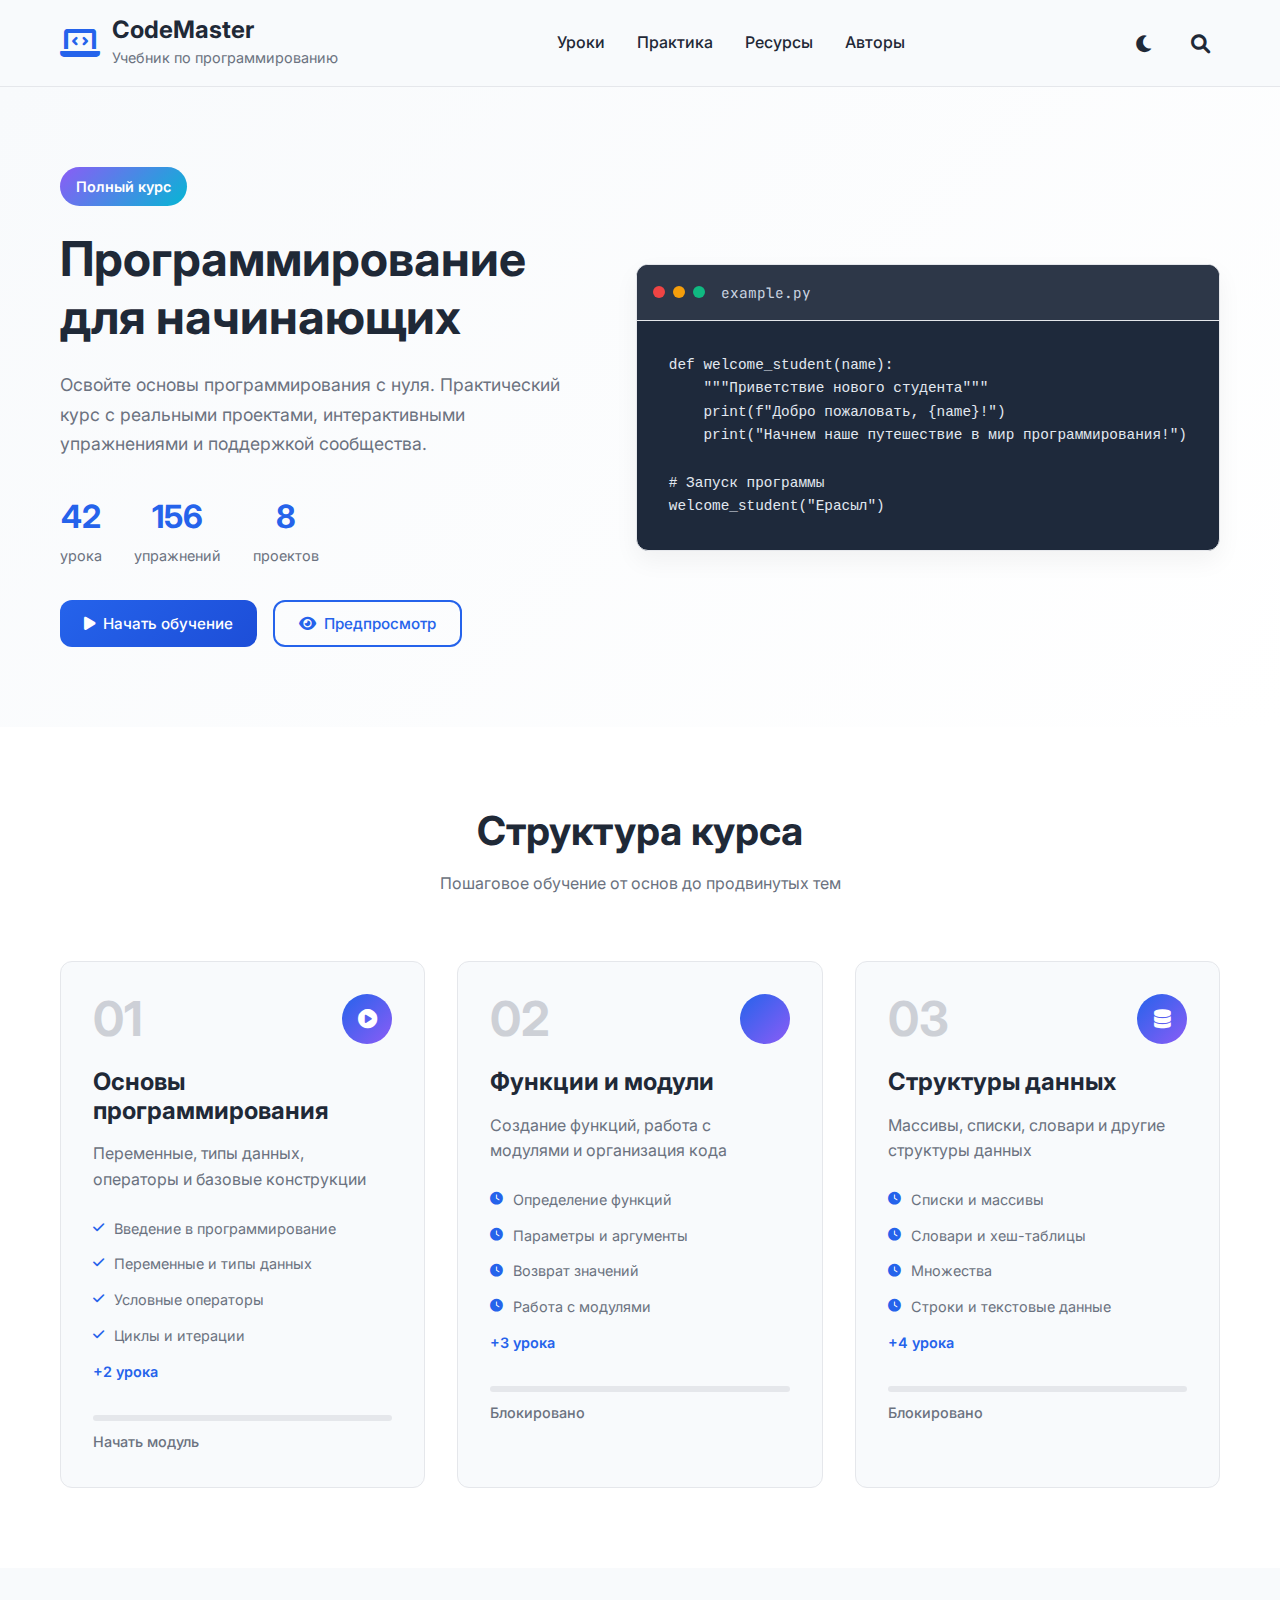
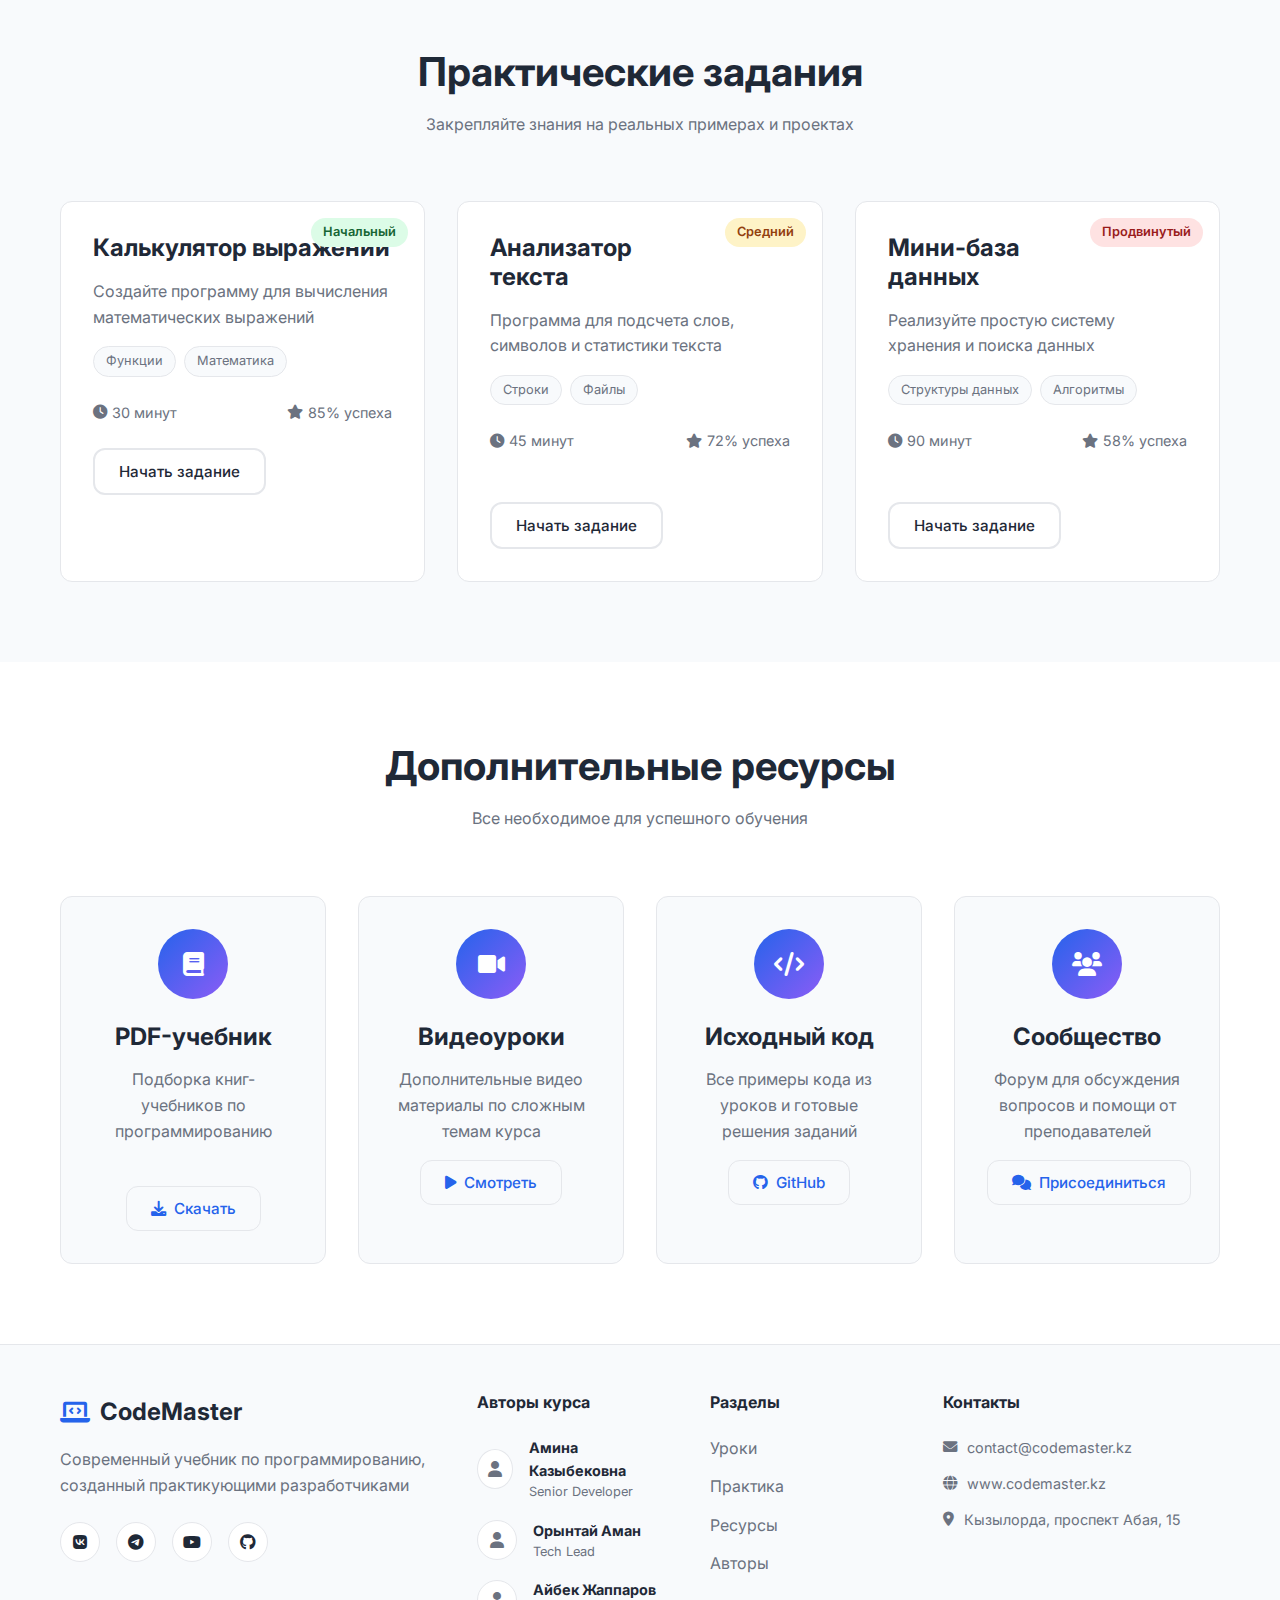
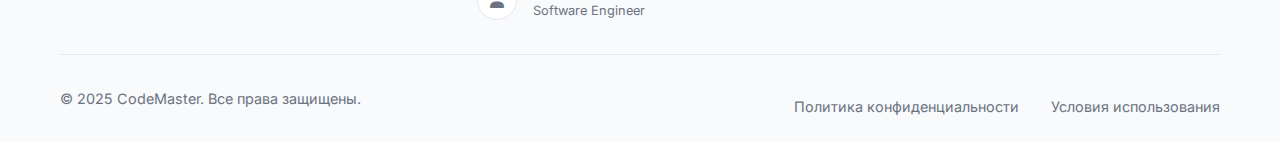
<file: index.html>
<!DOCTYPE html>
<html lang="ru">
<head>
  <meta charset="UTF-8">
  <meta name="viewport" content="width=device-width, initial-scale=1.0">
  <title>Программирование для начинающих | Полный курс</title>
  <link rel="stylesheet" href="institute.css">
  <link href="https://fonts.googleapis.com/css2?family=Inter:wght@300;400;500;600;700&family=JetBrains+Mono:wght@400;500&display=swap" rel="stylesheet">
  <link rel="stylesheet" href="https://cdnjs.cloudflare.com/ajax/libs/font-awesome/6.0.0/css/all.min.css">
  <style>
    /* Стили для модальных окон */
    .modal {
      display: none;
      position: fixed;
      z-index: 1000;
      left: 0;
      top: 0;
      width: 100%;
      height: 100%;
      background-color: rgba(0, 0, 0, 0.5);
      backdrop-filter: blur(5px);
    }

    .modal-content {
      background-color: white;
      margin: 5% auto;
      padding: 0;
      border-radius: 12px;
      width: 90%;
      max-width: 500px;
      box-shadow: 0 10px 30px rgba(0, 0, 0, 0.2);
      animation: modalSlideIn 0.3s ease-out;
    }

    @keyframes modalSlideIn {
      from {
        opacity: 0;
        transform: translateY(-50px);
      }
      to {
        opacity: 1;
        transform: translateY(0);
      }
    }

    .modal-header {
      padding: 20px 24px;
      border-bottom: 1px solid #eaeaea;
      display: flex;
      justify-content: space-between;
      align-items: center;
    }

    .modal-header h2 {
      margin: 0;
      font-size: 1.5rem;
      color: #333;
    }

    .close-btn {
      background: none;
      border: none;
      font-size: 1.5rem;
      cursor: pointer;
      color: #666;
      padding: 0;
      width: 30px;
      height: 30px;
      display: flex;
      align-items: center;
      justify-content: center;
      border-radius: 50%;
      transition: background-color 0.2s;
    }

    .close-btn:hover {
      background-color: #f5f5f5;
    }

    .modal-body {
      padding: 24px;
    }

    .form-group {
      margin-bottom: 20px;
    }

    .form-group label {
      display: block;
      margin-bottom: 8px;
      font-weight: 500;
      color: #333;
    }

    .form-control {
      width: 100%;
      padding: 12px 16px;
      border: 1px solid #ddd;
      border-radius: 8px;
      font-size: 1rem;
      transition: border-color 0.2s;
      box-sizing: border-box;
    }

    .form-control:focus {
      outline: none;
      border-color: #4a90e2;
      box-shadow: 0 0 0 3px rgba(74, 144, 226, 0.1);
    }

    .course-options {
      display: flex;
      gap: 12px;
      margin-bottom: 20px;
    }

    .course-option {
      flex: 1;
      border: 2px solid #eaeaea;
      border-radius: 8px;
      padding: 16px;
      cursor: pointer;
      transition: all 0.2s;
      text-align: center;
    }

    .course-option:hover {
      border-color: #4a90e2;
    }

    .course-option.selected {
      border-color: #4a90e2;
      background-color: rgba(74, 144, 226, 0.05);
    }

    .course-option h4 {
      margin: 0 0 8px 0;
      font-size: 1.1rem;
    }

    .course-option p {
      margin: 0;
      font-size: 0.9rem;
      color: #666;
    }

    .price {
      font-weight: 600;
      color: #333;
      margin-top: 8px;
    }

    .btn-modal {
      width: 100%;
      padding: 14px;
      background-color: #4a90e2;
      color: white;
      border: none;
      border-radius: 8px;
      font-size: 1rem;
      font-weight: 600;
      cursor: pointer;
      transition: background-color 0.2s;
    }

    .btn-modal:hover {
      background-color: #3a7bc8;
    }

    .modal-footer {
      padding: 16px 24px 24px;
      text-align: center;
      border-top: 1px solid #eaeaea;
    }

    .modal-footer p {
      margin: 0;
      color: #666;
      font-size: 0.9rem;
    }

    /* Темная тема для модальных окон */
    body.dark-theme .modal-content {
      background-color: #2d3748;
      color: #e2e8f0;
    }

    body.dark-theme .modal-header {
      border-bottom-color: #4a5568;
    }

    body.dark-theme .modal-header h2 {
      color: #e2e8f0;
    }

    body.dark-theme .close-btn {
      color: #a0aec0;
    }

    body.dark-theme .close-btn:hover {
      background-color: #4a5568;
    }

    body.dark-theme .form-group label {
      color: #e2e8f0;
    }

    body.dark-theme .form-control {
      background-color: #4a5568;
      border-color: #4a5568;
      color: #e2e8f0;
    }

    body.dark-theme .form-control:focus {
      border-color: #63b3ed;
      box-shadow: 0 0 0 3px rgba(99, 179, 237, 0.1);
    }

    body.dark-theme .course-option {
      border-color: #4a5568;
      background-color: #4a5568;
    }

    body.dark-theme .course-option:hover {
      border-color: #63b3ed;
    }

    body.dark-theme .course-option.selected {
      border-color: #63b3ed;
      background-color: rgba(99, 179, 237, 0.1);
    }

    body.dark-theme .course-option p {
      color: #a0aec0;
    }

    body.dark-theme .price {
      color: #e2e8f0;
    }

    body.dark-theme .modal-footer {
      border-top-color: #4a5568;
    }

    body.dark-theme .modal-footer p {
      color: #a0aec0;
    }
  </style>
</head>
<body>
  <header class="header">
    <div class="container">
      <div class="header-content">
        <div class="logo">
          <i class="fas fa-laptop-code"></i>
          <div class="logo-text">
            <h1>CodeMaster</h1>
            <span>Учебник по программированию</span>
          </div>
        </div>
        <nav class="nav">
          <a href="#lessons" class="nav-link">Уроки</a>
          <a href="#exercises" class="nav-link">Практика</a>
          <a href="#resources" class="nav-link">Ресурсы</a>
          <a href="#authors" class="nav-link">Авторы</a>
        </nav>
        <div class="header-actions">
          <button class="btn-theme">
            <i class="fas fa-moon"></i>
          </button>
          <button class="btn-search">
            <i class="fas fa-search"></i>
          </button>
        </div>
      </div>
    </div>
  </header>

  <main class="main">
    <section class="hero">
      <div class="container">
        <div class="hero-content">
          <div class="hero-text">
            <div class="badge">Полный курс</div>
            <h1>Программирование для начинающих</h1>
            <p class="hero-description">
              Освойте основы программирования с нуля. Практический курс с реальными проектами, 
              интерактивными упражнениями и поддержкой сообщества.
            </p>
            <div class="hero-stats">
              <div class="stat">
                <span class="number">42</span>
                <span class="label">урока</span>
              </div>
              <div class="stat">
                <span class="number">156</span>
                <span class="label">упражнений</span>
              </div>
              <div class="stat">
                <span class="number">8</span>
                <span class="label">проектов</span>
              </div>
            </div>
            <div class="hero-buttons">
              <button class="btn btn-primary" id="startLearningBtn">
                <i class="fas fa-play"></i>
                Начать обучение
              </button>
              <button class="btn btn-secondary" id="previewBtn">
                <i class="fas fa-eye"></i>
                Предпросмотр
              </button>
            </div>
          </div>
          <div class="hero-visual">
            <div class="code-window">
              <div class="window-header">
                <div class="window-controls">
                  <span class="control red"></span>
                  <span class="control yellow"></span>
                  <span class="control green"></span>
                </div>
                <span class="window-title">example.py</span>
              </div>
              <div class="code-content">
                <pre><code>def welcome_student(name):
    """Приветствие нового студента"""
    print(f"Добро пожаловать, {name}!")
    print("Начнем наше путешествие в мир программирования!")

# Запуск программы
welcome_student("Ерасыл")</code></pre>
              </div>
            </div>
          </div>
        </div>
      </div>
    </section>

    <!-- Модальное окно для регистрации на полный курс -->
    <div id="fullCourseModal" class="modal">
      <div class="modal-content">
        <div class="modal-header">
          <h2>Регистрация на полный курс</h2>
          <button class="close-btn">&times;</button>
        </div>
        <div class="modal-body">
          <div class="course-options">
            <div class="course-option selected" data-course="full">
              <h4>Полный курс</h4>
              <p>Доступ ко всем урокам, упражнениям и проектам</p>
              <div class="price">59 990 ₸</div>
            </div>
          </div>
          
          <form id="fullCourseForm">
            <div class="form-group">
              <label for="fullName">ФИО</label>
              <input type="text" id="fullName" class="form-control" placeholder="Введите ваше полное имя" required>
            </div>
            <div class="form-group">
              <label for="email">Email</label>
              <input type="email" id="email" class="form-control" placeholder="Введите ваш email" required>
            </div>
            <div class="form-group">
              <label for="phone">Телефон</label>
              <input type="tel" id="phone" class="form-control" placeholder="Введите ваш телефон" required>
            </div>
            <button type="submit" class="btn-modal">Зарегистрироваться</button>
          </form>
        </div>
        <div class="modal-footer">
          <p>Нажимая кнопку, вы соглашаетесь с условиями обработки персональных данных</p>
        </div>
      </div>
    </div>

    <!-- Модальное окно для пробного урока -->
    <div id="trialLessonModal" class="modal">
      <div class="modal-content">
        <div class="modal-header">
          <h2>Запись на пробный урок</h2>
          <button class="close-btn">&times;</button>
        </div>
        <div class="modal-body">
          <div class="course-options">
            <div class="course-option selected" data-course="trial">
              <h4>Пробный урок</h4>
              <p>Бесплатное введение в программирование</p>
              <div class="price">Бесплатно</div>
            </div>
          </div>
          
          <form id="trialLessonForm">
            <div class="form-group">
              <label for="trialName">ФИО</label>
              <input type="text" id="trialName" class="form-control" placeholder="Введите ваше полное имя" required>
            </div>
            <div class="form-group">
              <label for="trialEmail">Email</label>
              <input type="email" id="trialEmail" class="form-control" placeholder="Введите ваш email" required>
            </div>
            <div class="form-group">
              <label for="trialDate">Выберите дату</label>
              <input type="date" id="trialDate" class="form-control" required>
            </div>
            <button type="submit" class="btn-modal">Записаться на пробный урок</button>
          </form>
        </div>
        <div class="modal-footer">
          <p>Нажимая кнопку, вы соглашаетесь с условиями обработки персональных данных</p>
        </div>
      </div>
    </div>

    <section id="lessons" class="lessons">
      <div class="container">
        <div class="section-header">
          <h2>Структура курса</h2>
          <p>Пошаговое обучение от основ до продвинутых тем</p>
        </div>
        <div class="modules-grid">
          <div class="module-card">
            <div class="module-header">
              <div class="module-number">01</div>
              <div class="module-icon">
                <i class="fas fa-play-circle"></i>
              </div>
            </div>
            <h3>Основы программирования</h3>
            <p>Переменные, типы данных, операторы и базовые конструкции</p>
            <ul class="lesson-list">
              <li><i class="fas fa-check"></i> Введение в программирование</li>
              <li><i class="fas fa-check"></i> Переменные и типы данных</li>
              <li><i class="fas fa-check"></i> Условные операторы</li>
              <li><i class="fas fa-check"></i> Циклы и итерации</li>
              <li><span class="lesson-count">+2 урока</span></li>
            </ul>
            <div class="module-progress">
              <div class="progress-bar">
                <div class="progress-fill" style="width: 0%"></div>
              </div>
              
              <span class="progress-text">Начать модуль</span>
            </div>
          </div>

          <div class="module-card">
            <div class="module-header">
              <div class="module-number">02</div>
              <div class="module-icon">
                <i class="fas fa-functions"></i>
              </div>
            </div>
            <h3>Функции и модули</h3>
            <p>Создание функций, работа с модулями и организация кода</p>
            <ul class="lesson-list">
              <li><i class="fas fa-clock"></i> Определение функций</li>
              <li><i class="fas fa-clock"></i> Параметры и аргументы</li>
              <li><i class="fas fa-clock"></i> Возврат значений</li>
              <li><i class="fas fa-clock"></i> Работа с модулями</li>
              <li><span class="lesson-count">+3 урока</span></li>
            </ul>
            <div class="module-progress">
              <div class="progress-bar">
                <div class="progress-fill" style="width: 0%"></div>
              </div>
              <span class="progress-text">Блокировано</span>
            </div>
          </div>

          <div class="module-card">
            <div class="module-header">
              <div class="module-number">03</div>
              <div class="module-icon">
                <i class="fas fa-database"></i>
              </div>
            </div>
            <h3>Структуры данных</h3>
            <p>Массивы, списки, словари и другие структуры данных</p>
            <ul class="lesson-list">
              <li><i class="fas fa-clock"></i> Списки и массивы</li>
              <li><i class="fas fa-clock"></i> Словари и хеш-таблицы</li>
              <li><i class="fas fa-clock"></i> Множества</li>
              <li><i class="fas fa-clock"></i> Строки и текстовые данные</li>
              <li><span class="lesson-count">+4 урока</span></li>
            </ul>
            <div class="module-progress">
              <div class="progress-bar">
                <div class="progress-fill" style="width: 0%"></div>
              </div>
              <span class="progress-text">Блокировано</span>
            </div>
          </div>
        </div>
      </div>
    </section>

    <section id="exercises" class="exercises">
      <div class="container">
        <div class="section-header">
          <h2>Практические задания</h2>
          <p>Закрепляйте знания на реальных примерах и проектах</p>
        </div>
        <div class="exercises-grid">
          <div class="exercise-card">
            <div class="exercise-difficulty easy">Начальный</div>
            <h3>Калькулятор выражений</h3>
            <p>Создайте программу для вычисления математических выражений</p>
            <div class="exercise-tags">
              <span class="tag">Функции</span>
              <span class="tag">Математика</span>
            </div>
            <div class="exercise-meta">
              <span><i class="fas fa-clock"></i> 30 минут</span>
              <span><i class="fas fa-star"></i> 85% успеха</span>
            </div>
            <button class="btn btn-outline" onclick="window.open('https://timeweb.com/ru/community/articles/prostoy-kalkulyator-na-python', '_blank')">Начать задание</button>
          </div>

          <div class="exercise-card">
            <div class="exercise-difficulty medium">Средний</div>
            <h3>Анализатор <br>текста</h3>
            <p>Программа для подсчета слов, символов и статистики текста</p>
            <div class="exercise-tags">
              <span class="tag">Строки</span>
              <span class="tag">Файлы</span>
            </div>
            <div class="exercise-meta">
              <span><i class="fas fa-clock"></i> 45 минут</span>
              <span><i class="fas fa-star"></i> 72% успеха</span>
            </div> <br>
            <button class="btn btn-outline"  onclick="window.open('https://gvard.github.io/py/text/', '_blank')" >Начать задание</button>
          </div>

          <div class="exercise-card">
            <div class="exercise-difficulty hard">Продвинутый</div>
            <h3>Мини-база <br>данных</h3>
            <p>Реализуйте простую систему хранения и поиска данных</p>
            <div class="exercise-tags">
              <span class="tag">Структуры данных</span>
              <span class="tag">Алгоритмы</span>
            </div>
            <div class="exercise-meta">
              <span><i class="fas fa-clock"></i> 90 минут</span>
              <span><i class="fas fa-star"></i> 58% успеха</span>
            </div> <br>
            <button class="btn btn-outline"  onclick="window.open('https://habr.com/ru/companies/otus/articles/844114/', '_blank')">Начать задание</button>
          </div>
        </div>
      </div>
    </section>

    <section id="resources" class="resources">
      <div class="container">
        <div class="section-header">
          <h2>Дополнительные ресурсы</h2>
          <p>Все необходимое для успешного обучения</p>
        </div>
        <div class="resources-grid">
          <div class="resource-card">
            <div class="resource-icon">
              <i class="fas fa-book"></i>
            </div>
            <h3>PDF-учебник</h3>
            <p>Подборка книг-учебников по программированию <br> <br></p>
            <button class="btn btn-ghost" onclick="window.open('https://flibusta.su/tag/1440-ucebniki-po-programmirovaniu/', '_blank')">
              <i class="fas fa-download"></i>
              Скачать
            </button>
          </div>

          <div class="resource-card">
            <div class="resource-icon">
              <i class="fas fa-video"></i>
            </div>
            <h3>Видеоуроки</h3>
            <p>Дополнительные видео материалы по сложным темам курса</p>
            <button class="btn btn-ghost" onclick="window.open('https://www.youtube.com/watch?v=aO4Mnz485uM&list=PL0lO_mIqDDFVpA3OER_D2bMZfpfjN1pBz/', '_blank')">
              <i class="fas fa-play"></i>
              Смотреть
            </button>
          </div>

          <div class="resource-card">
            <div class="resource-icon">
              <i class="fas fa-code"></i>
            </div>
            <h3>Исходный код</h3>
            <p>Все примеры кода из уроков и готовые решения заданий</p>
            <button class="btn btn-ghost" onclick="window.open('https://gb.ru/blog/chto-takoe-githab/', '_blank')">
              <i class="fab fa-github"></i>
              GitHub
            </button>
          </div>

          <div class="resource-card">
            <div class="resource-icon">
              <i class="fas fa-users"></i>
            </div>
            <h3>Сообщество</h3>
            <p>Форум для обсуждения вопросов и помощи от преподавателей</p>
            <button class="btn btn-ghost" onclick="window.open('https://www.cyberforum.ru/', '_blank')">
              <i class="fas fa-comments"></i>
              Присоединиться
            </button>
          </div>
        </div>
      </div>
    </section>
  </main>

  <footer id="authors" class="footer">
    <div class="container">
      <div class="footer-content">
        <div class="footer-main">
          <div class="footer-logo">
            <i class="fas fa-laptop-code"></i>
            <span>CodeMaster</span>
          </div>
          <p>Современный учебник по программированию, созданный практикующими разработчиками</p>
          <div class="social-links">
            <a href="#" class="social-link"><i class="fab fa-vk"></i></a>
            <a href="#" class="social-link"><i class="fab fa-telegram"></i></a>
            <a href="#" class="social-link"><i class="fab fa-youtube"></i></a>
            <a href="#" class="social-link"><i class="fab fa-github"></i></a>
          </div>
        </div>

        <div class="footer-section">
          <h4>Авторы курса</h4>
          <div class="authors-list">
            <div class="author">
              <div class="author-avatar">
                <i class="fas fa-user"></i>
              </div>
              <div class="author-info">
                <strong>Амина Казыбековна</strong>
                <span>Senior Developer</span>
              </div>
            </div>
            <div class="author">
              <div class="author-avatar">
                <i class="fas fa-user"></i>
              </div>
              <div class="author-info">
                <strong>Орынтай Аман</strong>
                <span>Tech Lead</span>
              </div>
            </div>
            <div class="author">
              <div class="author-avatar">
                <i class="fas fa-user"></i>
              </div>
              <div class="author-info">
                <strong>Айбек Жаппаров</strong>
                <span>Software Engineer</span>
              </div>
            </div>
          </div>
        </div>

        <div class="footer-section">
          <h4>Разделы</h4>
          <ul class="footer-links">
            <li><a href="#lessons">Уроки</a></li>
            <li><a href="#exercises">Практика</a></li>
            <li><a href="#resources">Ресурсы</a></li>
            <li><a href="#authors">Авторы</a></li>
          </ul>
        </div>

        <div class="footer-section">
          <h4>Контакты</h4>
          <div class="contact-info">
            <p><i class="fas fa-envelope"></i> contact@codemaster.kz</p>
            <p><i class="fas fa-globe"></i> www.codemaster.kz</p>
            <p><i class="fas fa-map-marker-alt"></i> Кызылорда, проспект Абая, 15</p>
          </div>
        </div>
      </div>
      
      <div class="footer-bottom">
        <p>&copy; 2025 CodeMaster. Все права защищены.</p>
        <div class="footer-links">
          <a href="#">Политика конфиденциальности</a>
          <a href="#">Условия использования</a>
        </div>
      </div>
    </div>
  </footer>

  <script>
    // Модальные окна
    const startLearningBtn = document.getElementById('startLearningBtn');
    const previewBtn = document.getElementById('previewBtn');
    const fullCourseModal = document.getElementById('fullCourseModal');
    const trialLessonModal = document.getElementById('trialLessonModal');
    const closeButtons = document.querySelectorAll('.close-btn');
    const fullCourseForm = document.getElementById('fullCourseForm');
    const trialLessonForm = document.getElementById('trialLessonForm');

    // Открытие модальных окон
    startLearningBtn.addEventListener('click', () => {
      fullCourseModal.style.display = 'block';
    });

    previewBtn.addEventListener('click', () => {
      trialLessonModal.style.display = 'block';
    });

    // Закрытие модальных окон
    closeButtons.forEach(button => {
      button.addEventListener('click', () => {
        fullCourseModal.style.display = 'none';
        trialLessonModal.style.display = 'none';
      });
    });

    // Закрытие при клике вне модального окна
    window.addEventListener('click', (event) => {
      if (event.target === fullCourseModal) {
        fullCourseModal.style.display = 'none';
      }
      if (event.target === trialLessonModal) {
        trialLessonModal.style.display = 'none';
      }
    });

    // Обработка форм
    fullCourseForm.addEventListener('submit', (e) => {
      e.preventDefault();
      // Здесь должна быть логика отправки данных
      alert('Спасибо за регистрацию на полный курс! Мы свяжемся с вами в ближайшее время.');
      fullCourseModal.style.display = 'none';
      fullCourseForm.reset();
    });

    trialLessonForm.addEventListener('submit', (e) => {
      e.preventDefault();
      // Здесь должна быть логика отправки данных
      alert('Спасибо за запись на пробный урок! Мы свяжемся с вами для подтверждения даты.');
      trialLessonModal.style.display = 'none';
      trialLessonForm.reset();
    });

    // Существующая логика для интерактивности
    document.addEventListener('DOMContentLoaded', function() {
      // Анимация прогресса при наведении на первый модуль
      const firstModule = document.querySelector('.module-card');
      const progressFill = firstModule.querySelector('.progress-fill');
      const progressText = firstModule.querySelector('.progress-text');
      
      firstModule.addEventListener('mouseenter', function() {
        progressFill.style.width = '100%';
        progressText.textContent = 'Начать →';
      });
      
      firstModule.addEventListener('mouseleave', function() {
        progressFill.style.width = '0%';
        progressText.textContent = 'Начать модуль';
      });
      
      // Переключение темы
      const themeBtn = document.querySelector('.btn-theme');
      themeBtn.addEventListener('click', function() {
        document.body.classList.toggle('dark-theme');
        const icon = themeBtn.querySelector('i');
        if (document.body.classList.contains('dark-theme')) {
          icon.className = 'fas fa-sun';
        } else {
          icon.className = 'fas fa-moon';
        }
      });
    });
  </script>
</body>
</html>
</file>
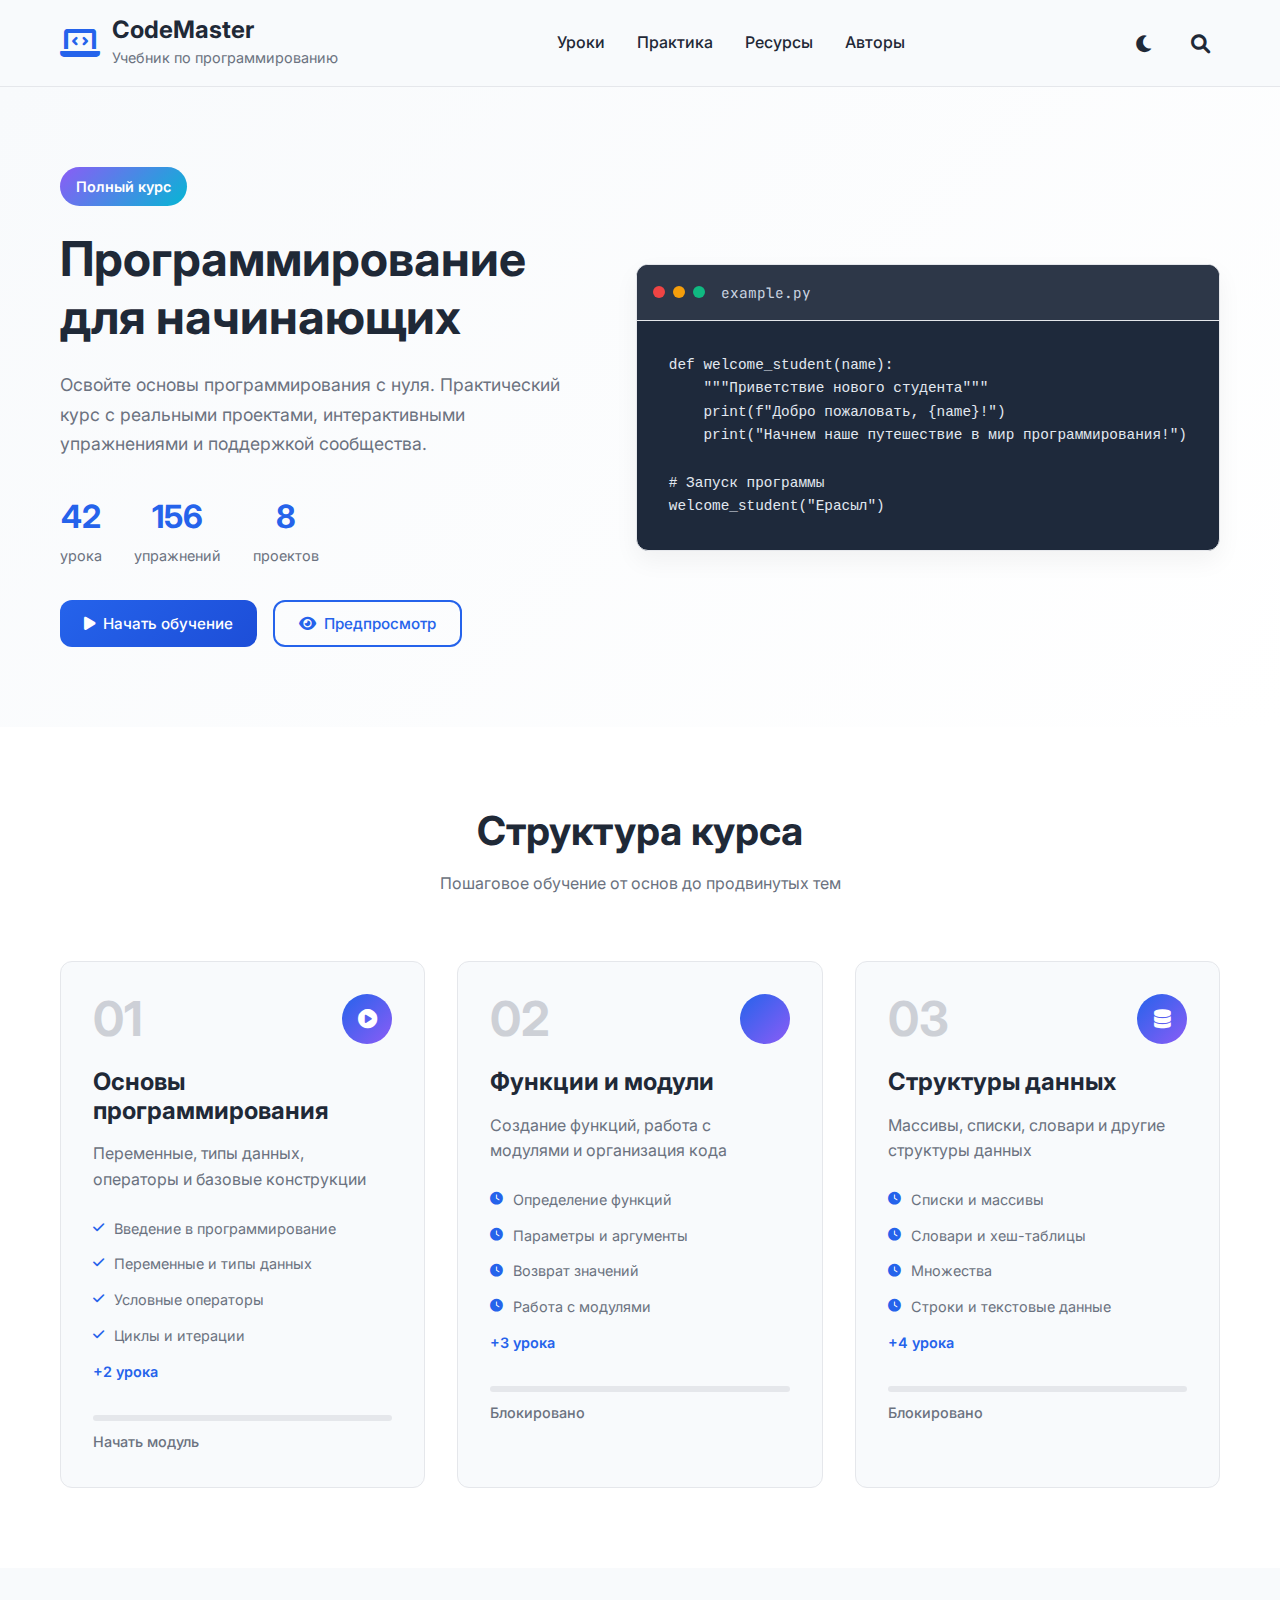
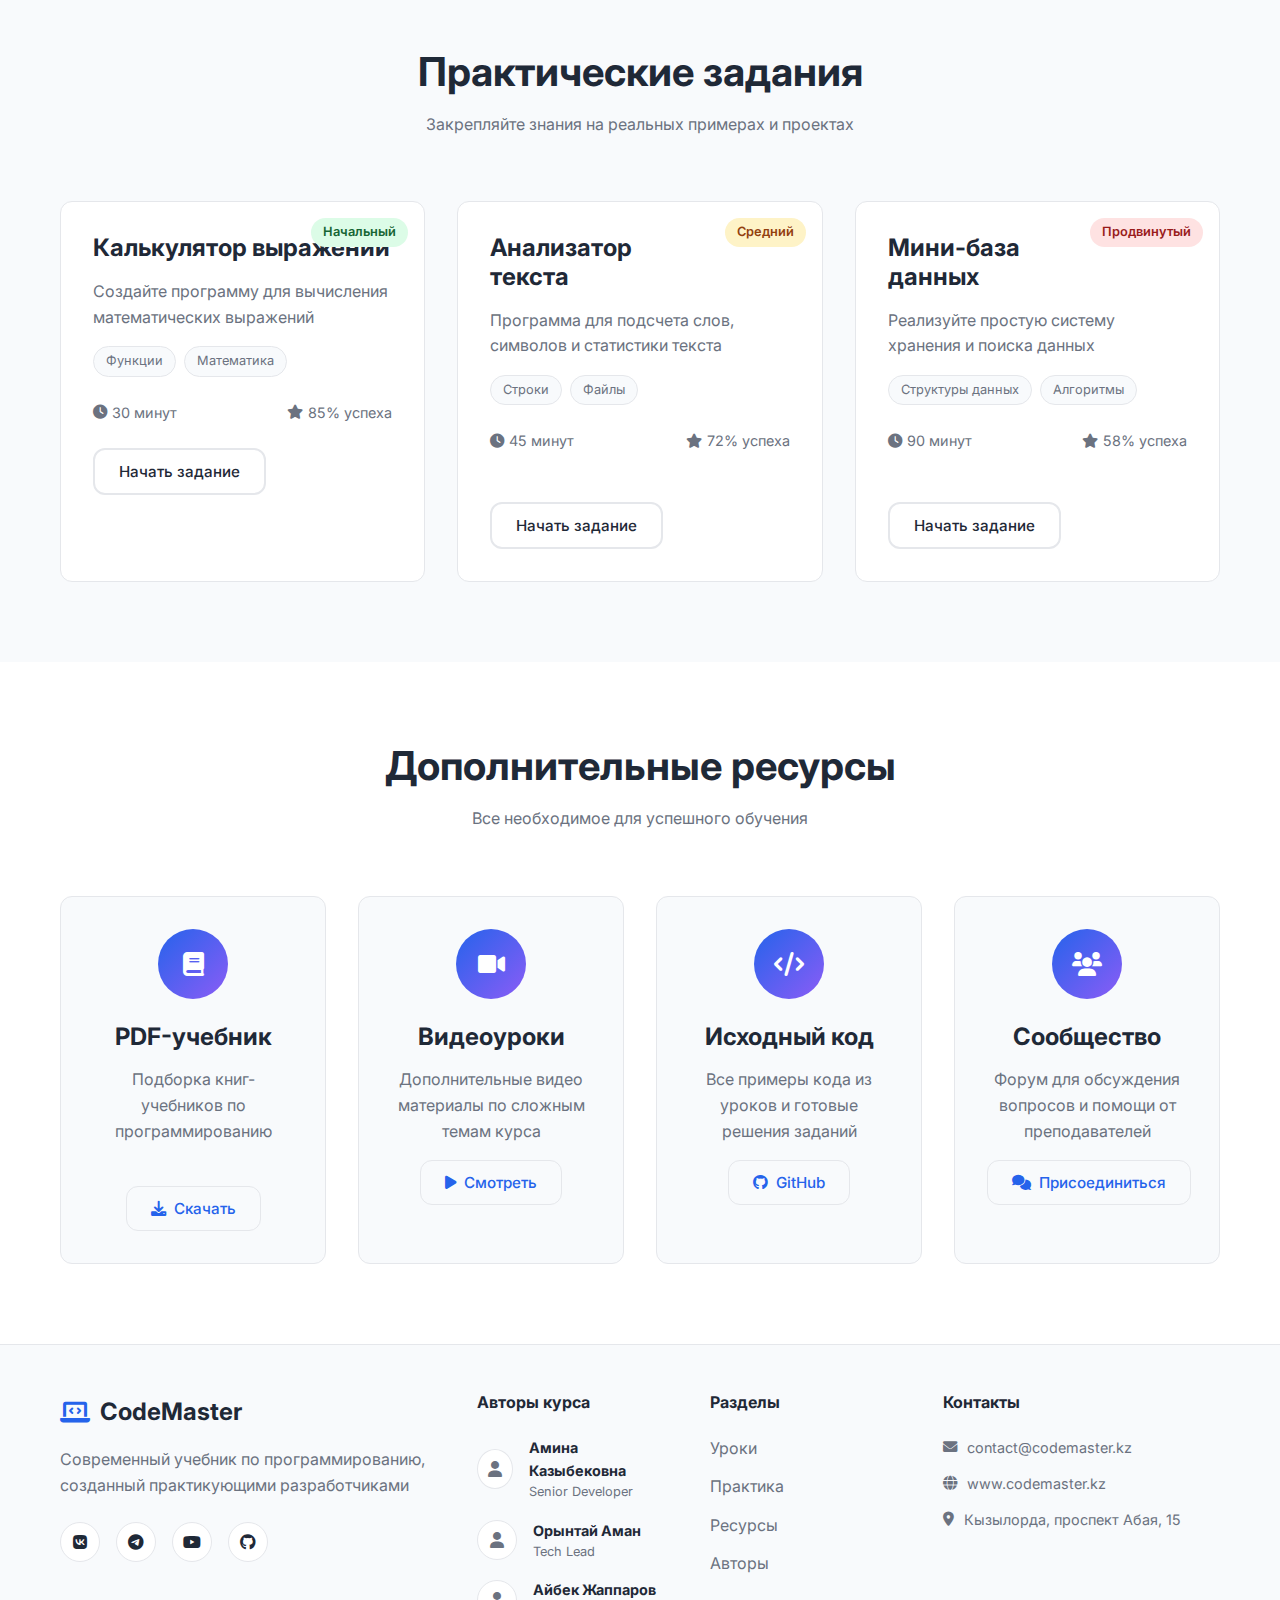
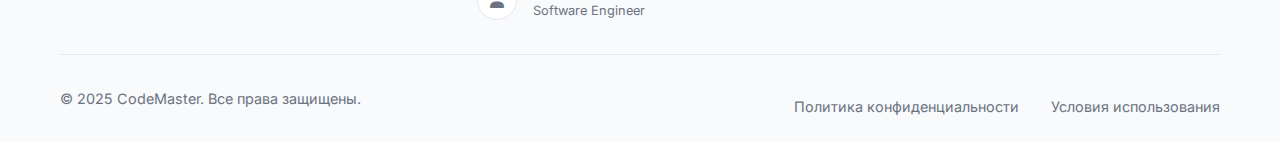
<file: institute.html>
<!DOCTYPE html>
<html lang="ru">
<head>
  <meta charset="UTF-8">
  <meta name="viewport" content="width=device-width, initial-scale=1.0">
  <title>Программирование для начинающих | Полный курс</title>
  <link rel="stylesheet" href="institute.css">
  <link href="https://fonts.googleapis.com/css2?family=Inter:wght@300;400;500;600;700&family=JetBrains+Mono:wght@400;500&display=swap" rel="stylesheet">
  <link rel="stylesheet" href="https://cdnjs.cloudflare.com/ajax/libs/font-awesome/6.0.0/css/all.min.css">
  <style>
    /* Стили для модальных окон */
    .modal {
      display: none;
      position: fixed;
      z-index: 1000;
      left: 0;
      top: 0;
      width: 100%;
      height: 100%;
      background-color: rgba(0, 0, 0, 0.5);
      backdrop-filter: blur(5px);
    }

    .modal-content {
      background-color: white;
      margin: 5% auto;
      padding: 0;
      border-radius: 12px;
      width: 90%;
      max-width: 500px;
      box-shadow: 0 10px 30px rgba(0, 0, 0, 0.2);
      animation: modalSlideIn 0.3s ease-out;
    }

    @keyframes modalSlideIn {
      from {
        opacity: 0;
        transform: translateY(-50px);
      }
      to {
        opacity: 1;
        transform: translateY(0);
      }
    }

    .modal-header {
      padding: 20px 24px;
      border-bottom: 1px solid #eaeaea;
      display: flex;
      justify-content: space-between;
      align-items: center;
    }

    .modal-header h2 {
      margin: 0;
      font-size: 1.5rem;
      color: #333;
    }

    .close-btn {
      background: none;
      border: none;
      font-size: 1.5rem;
      cursor: pointer;
      color: #666;
      padding: 0;
      width: 30px;
      height: 30px;
      display: flex;
      align-items: center;
      justify-content: center;
      border-radius: 50%;
      transition: background-color 0.2s;
    }

    .close-btn:hover {
      background-color: #f5f5f5;
    }

    .modal-body {
      padding: 24px;
    }

    .form-group {
      margin-bottom: 20px;
    }

    .form-group label {
      display: block;
      margin-bottom: 8px;
      font-weight: 500;
      color: #333;
    }

    .form-control {
      width: 100%;
      padding: 12px 16px;
      border: 1px solid #ddd;
      border-radius: 8px;
      font-size: 1rem;
      transition: border-color 0.2s;
      box-sizing: border-box;
    }

    .form-control:focus {
      outline: none;
      border-color: #4a90e2;
      box-shadow: 0 0 0 3px rgba(74, 144, 226, 0.1);
    }

    .course-options {
      display: flex;
      gap: 12px;
      margin-bottom: 20px;
    }

    .course-option {
      flex: 1;
      border: 2px solid #eaeaea;
      border-radius: 8px;
      padding: 16px;
      cursor: pointer;
      transition: all 0.2s;
      text-align: center;
    }

    .course-option:hover {
      border-color: #4a90e2;
    }

    .course-option.selected {
      border-color: #4a90e2;
      background-color: rgba(74, 144, 226, 0.05);
    }

    .course-option h4 {
      margin: 0 0 8px 0;
      font-size: 1.1rem;
    }

    .course-option p {
      margin: 0;
      font-size: 0.9rem;
      color: #666;
    }

    .price {
      font-weight: 600;
      color: #333;
      margin-top: 8px;
    }

    .btn-modal {
      width: 100%;
      padding: 14px;
      background-color: #4a90e2;
      color: white;
      border: none;
      border-radius: 8px;
      font-size: 1rem;
      font-weight: 600;
      cursor: pointer;
      transition: background-color 0.2s;
    }

    .btn-modal:hover {
      background-color: #3a7bc8;
    }

    .modal-footer {
      padding: 16px 24px 24px;
      text-align: center;
      border-top: 1px solid #eaeaea;
    }

    .modal-footer p {
      margin: 0;
      color: #666;
      font-size: 0.9rem;
    }

    /* Темная тема для модальных окон */
    body.dark-theme .modal-content {
      background-color: #2d3748;
      color: #e2e8f0;
    }

    body.dark-theme .modal-header {
      border-bottom-color: #4a5568;
    }

    body.dark-theme .modal-header h2 {
      color: #e2e8f0;
    }

    body.dark-theme .close-btn {
      color: #a0aec0;
    }

    body.dark-theme .close-btn:hover {
      background-color: #4a5568;
    }

    body.dark-theme .form-group label {
      color: #e2e8f0;
    }

    body.dark-theme .form-control {
      background-color: #4a5568;
      border-color: #4a5568;
      color: #e2e8f0;
    }

    body.dark-theme .form-control:focus {
      border-color: #63b3ed;
      box-shadow: 0 0 0 3px rgba(99, 179, 237, 0.1);
    }

    body.dark-theme .course-option {
      border-color: #4a5568;
      background-color: #4a5568;
    }

    body.dark-theme .course-option:hover {
      border-color: #63b3ed;
    }

    body.dark-theme .course-option.selected {
      border-color: #63b3ed;
      background-color: rgba(99, 179, 237, 0.1);
    }

    body.dark-theme .course-option p {
      color: #a0aec0;
    }

    body.dark-theme .price {
      color: #e2e8f0;
    }

    body.dark-theme .modal-footer {
      border-top-color: #4a5568;
    }

    body.dark-theme .modal-footer p {
      color: #a0aec0;
    }
  </style>
</head>
<body>
  <header class="header">
    <div class="container">
      <div class="header-content">
        <div class="logo">
          <i class="fas fa-laptop-code"></i>
          <div class="logo-text">
            <h1>CodeMaster</h1>
            <span>Учебник по программированию</span>
          </div>
        </div>
        <nav class="nav">
          <a href="#lessons" class="nav-link">Уроки</a>
          <a href="#exercises" class="nav-link">Практика</a>
          <a href="#resources" class="nav-link">Ресурсы</a>
          <a href="#authors" class="nav-link">Авторы</a>
        </nav>
        <div class="header-actions">
          <button class="btn-theme">
            <i class="fas fa-moon"></i>
          </button>
          <button class="btn-search">
            <i class="fas fa-search"></i>
          </button>
        </div>
      </div>
    </div>
  </header>

  <main class="main">
    <section class="hero">
      <div class="container">
        <div class="hero-content">
          <div class="hero-text">
            <div class="badge">Полный курс</div>
            <h1>Программирование для начинающих</h1>
            <p class="hero-description">
              Освойте основы программирования с нуля. Практический курс с реальными проектами, 
              интерактивными упражнениями и поддержкой сообщества.
            </p>
            <div class="hero-stats">
              <div class="stat">
                <span class="number">42</span>
                <span class="label">урока</span>
              </div>
              <div class="stat">
                <span class="number">156</span>
                <span class="label">упражнений</span>
              </div>
              <div class="stat">
                <span class="number">8</span>
                <span class="label">проектов</span>
              </div>
            </div>
            <div class="hero-buttons">
              <button class="btn btn-primary" id="startLearningBtn">
                <i class="fas fa-play"></i>
                Начать обучение
              </button>
              <button class="btn btn-secondary" id="previewBtn">
                <i class="fas fa-eye"></i>
                Предпросмотр
              </button>
            </div>
          </div>
          <div class="hero-visual">
            <div class="code-window">
              <div class="window-header">
                <div class="window-controls">
                  <span class="control red"></span>
                  <span class="control yellow"></span>
                  <span class="control green"></span>
                </div>
                <span class="window-title">example.py</span>
              </div>
              <div class="code-content">
                <pre><code>def welcome_student(name):
    """Приветствие нового студента"""
    print(f"Добро пожаловать, {name}!")
    print("Начнем наше путешествие в мир программирования!")

# Запуск программы
welcome_student("Ерасыл")</code></pre>
              </div>
            </div>
          </div>
        </div>
      </div>
    </section>

    <!-- Модальное окно для регистрации на полный курс -->
    <div id="fullCourseModal" class="modal">
      <div class="modal-content">
        <div class="modal-header">
          <h2>Регистрация на полный курс</h2>
          <button class="close-btn">&times;</button>
        </div>
        <div class="modal-body">
          <div class="course-options">
            <div class="course-option selected" data-course="full">
              <h4>Полный курс</h4>
              <p>Доступ ко всем урокам, упражнениям и проектам</p>
              <div class="price">59 990 ₸</div>
            </div>
          </div>
          
          <form id="fullCourseForm">
            <div class="form-group">
              <label for="fullName">ФИО</label>
              <input type="text" id="fullName" class="form-control" placeholder="Введите ваше полное имя" required>
            </div>
            <div class="form-group">
              <label for="email">Email</label>
              <input type="email" id="email" class="form-control" placeholder="Введите ваш email" required>
            </div>
            <div class="form-group">
              <label for="phone">Телефон</label>
              <input type="tel" id="phone" class="form-control" placeholder="Введите ваш телефон" required>
            </div>
            <button type="submit" class="btn-modal">Зарегистрироваться</button>
          </form>
        </div>
        <div class="modal-footer">
          <p>Нажимая кнопку, вы соглашаетесь с условиями обработки персональных данных</p>
        </div>
      </div>
    </div>

    <!-- Модальное окно для пробного урока -->
    <div id="trialLessonModal" class="modal">
      <div class="modal-content">
        <div class="modal-header">
          <h2>Запись на пробный урок</h2>
          <button class="close-btn">&times;</button>
        </div>
        <div class="modal-body">
          <div class="course-options">
            <div class="course-option selected" data-course="trial">
              <h4>Пробный урок</h4>
              <p>Бесплатное введение в программирование</p>
              <div class="price">Бесплатно</div>
            </div>
          </div>
          
          <form id="trialLessonForm">
            <div class="form-group">
              <label for="trialName">ФИО</label>
              <input type="text" id="trialName" class="form-control" placeholder="Введите ваше полное имя" required>
            </div>
            <div class="form-group">
              <label for="trialEmail">Email</label>
              <input type="email" id="trialEmail" class="form-control" placeholder="Введите ваш email" required>
            </div>
            <div class="form-group">
              <label for="trialDate">Выберите дату</label>
              <input type="date" id="trialDate" class="form-control" required>
            </div>
            <button type="submit" class="btn-modal">Записаться на пробный урок</button>
          </form>
        </div>
        <div class="modal-footer">
          <p>Нажимая кнопку, вы соглашаетесь с условиями обработки персональных данных</p>
        </div>
      </div>
    </div>

    <section id="lessons" class="lessons">
      <div class="container">
        <div class="section-header">
          <h2>Структура курса</h2>
          <p>Пошаговое обучение от основ до продвинутых тем</p>
        </div>
        <div class="modules-grid">
          <div class="module-card">
            <div class="module-header">
              <div class="module-number">01</div>
              <div class="module-icon">
                <i class="fas fa-play-circle"></i>
              </div>
            </div>
            <h3>Основы программирования</h3>
            <p>Переменные, типы данных, операторы и базовые конструкции</p>
            <ul class="lesson-list">
              <li><i class="fas fa-check"></i> Введение в программирование</li>
              <li><i class="fas fa-check"></i> Переменные и типы данных</li>
              <li><i class="fas fa-check"></i> Условные операторы</li>
              <li><i class="fas fa-check"></i> Циклы и итерации</li>
              <li><span class="lesson-count">+2 урока</span></li>
            </ul>
            <div class="module-progress">
              <div class="progress-bar">
                <div class="progress-fill" style="width: 0%"></div>
              </div>
              
              <span class="progress-text">Начать модуль</span>
            </div>
          </div>

          <div class="module-card">
            <div class="module-header">
              <div class="module-number">02</div>
              <div class="module-icon">
                <i class="fas fa-functions"></i>
              </div>
            </div>
            <h3>Функции и модули</h3>
            <p>Создание функций, работа с модулями и организация кода</p>
            <ul class="lesson-list">
              <li><i class="fas fa-clock"></i> Определение функций</li>
              <li><i class="fas fa-clock"></i> Параметры и аргументы</li>
              <li><i class="fas fa-clock"></i> Возврат значений</li>
              <li><i class="fas fa-clock"></i> Работа с модулями</li>
              <li><span class="lesson-count">+3 урока</span></li>
            </ul>
            <div class="module-progress">
              <div class="progress-bar">
                <div class="progress-fill" style="width: 0%"></div>
              </div>
              <span class="progress-text">Блокировано</span>
            </div>
          </div>

          <div class="module-card">
            <div class="module-header">
              <div class="module-number">03</div>
              <div class="module-icon">
                <i class="fas fa-database"></i>
              </div>
            </div>
            <h3>Структуры данных</h3>
            <p>Массивы, списки, словари и другие структуры данных</p>
            <ul class="lesson-list">
              <li><i class="fas fa-clock"></i> Списки и массивы</li>
              <li><i class="fas fa-clock"></i> Словари и хеш-таблицы</li>
              <li><i class="fas fa-clock"></i> Множества</li>
              <li><i class="fas fa-clock"></i> Строки и текстовые данные</li>
              <li><span class="lesson-count">+4 урока</span></li>
            </ul>
            <div class="module-progress">
              <div class="progress-bar">
                <div class="progress-fill" style="width: 0%"></div>
              </div>
              <span class="progress-text">Блокировано</span>
            </div>
          </div>
        </div>
      </div>
    </section>

    <section id="exercises" class="exercises">
      <div class="container">
        <div class="section-header">
          <h2>Практические задания</h2>
          <p>Закрепляйте знания на реальных примерах и проектах</p>
        </div>
        <div class="exercises-grid">
          <div class="exercise-card">
            <div class="exercise-difficulty easy">Начальный</div>
            <h3>Калькулятор выражений</h3>
            <p>Создайте программу для вычисления математических выражений</p>
            <div class="exercise-tags">
              <span class="tag">Функции</span>
              <span class="tag">Математика</span>
            </div>
            <div class="exercise-meta">
              <span><i class="fas fa-clock"></i> 30 минут</span>
              <span><i class="fas fa-star"></i> 85% успеха</span>
            </div>
            <button class="btn btn-outline" onclick="window.open('https://timeweb.com/ru/community/articles/prostoy-kalkulyator-na-python', '_blank')">Начать задание</button>
          </div>

          <div class="exercise-card">
            <div class="exercise-difficulty medium">Средний</div>
            <h3>Анализатор <br>текста</h3>
            <p>Программа для подсчета слов, символов и статистики текста</p>
            <div class="exercise-tags">
              <span class="tag">Строки</span>
              <span class="tag">Файлы</span>
            </div>
            <div class="exercise-meta">
              <span><i class="fas fa-clock"></i> 45 минут</span>
              <span><i class="fas fa-star"></i> 72% успеха</span>
            </div> <br>
            <button class="btn btn-outline"  onclick="window.open('https://gvard.github.io/py/text/', '_blank')" >Начать задание</button>
          </div>

          <div class="exercise-card">
            <div class="exercise-difficulty hard">Продвинутый</div>
            <h3>Мини-база <br>данных</h3>
            <p>Реализуйте простую систему хранения и поиска данных</p>
            <div class="exercise-tags">
              <span class="tag">Структуры данных</span>
              <span class="tag">Алгоритмы</span>
            </div>
            <div class="exercise-meta">
              <span><i class="fas fa-clock"></i> 90 минут</span>
              <span><i class="fas fa-star"></i> 58% успеха</span>
            </div> <br>
            <button class="btn btn-outline"  onclick="window.open('https://habr.com/ru/companies/otus/articles/844114/', '_blank')">Начать задание</button>
          </div>
        </div>
      </div>
    </section>

    <section id="resources" class="resources">
      <div class="container">
        <div class="section-header">
          <h2>Дополнительные ресурсы</h2>
          <p>Все необходимое для успешного обучения</p>
        </div>
        <div class="resources-grid">
          <div class="resource-card">
            <div class="resource-icon">
              <i class="fas fa-book"></i>
            </div>
            <h3>PDF-учебник</h3>
            <p>Подборка книг-учебников по программированию <br> <br></p>
            <button class="btn btn-ghost" onclick="window.open('https://flibusta.su/tag/1440-ucebniki-po-programmirovaniu/', '_blank')">
              <i class="fas fa-download"></i>
              Скачать
            </button>
          </div>

          <div class="resource-card">
            <div class="resource-icon">
              <i class="fas fa-video"></i>
            </div>
            <h3>Видеоуроки</h3>
            <p>Дополнительные видео материалы по сложным темам курса</p>
            <button class="btn btn-ghost" onclick="window.open('https://www.youtube.com/watch?v=aO4Mnz485uM&list=PL0lO_mIqDDFVpA3OER_D2bMZfpfjN1pBz/', '_blank')">
              <i class="fas fa-play"></i>
              Смотреть
            </button>
          </div>

          <div class="resource-card">
            <div class="resource-icon">
              <i class="fas fa-code"></i>
            </div>
            <h3>Исходный код</h3>
            <p>Все примеры кода из уроков и готовые решения заданий</p>
            <button class="btn btn-ghost" onclick="window.open('https://gb.ru/blog/chto-takoe-githab/', '_blank')">
              <i class="fab fa-github"></i>
              GitHub
            </button>
          </div>

          <div class="resource-card">
            <div class="resource-icon">
              <i class="fas fa-users"></i>
            </div>
            <h3>Сообщество</h3>
            <p>Форум для обсуждения вопросов и помощи от преподавателей</p>
            <button class="btn btn-ghost" onclick="window.open('https://www.cyberforum.ru/', '_blank')">
              <i class="fas fa-comments"></i>
              Присоединиться
            </button>
          </div>
        </div>
      </div>
    </section>
  </main>

  <footer id="authors" class="footer">
    <div class="container">
      <div class="footer-content">
        <div class="footer-main">
          <div class="footer-logo">
            <i class="fas fa-laptop-code"></i>
            <span>CodeMaster</span>
          </div>
          <p>Современный учебник по программированию, созданный практикующими разработчиками</p>
          <div class="social-links">
            <a href="#" class="social-link"><i class="fab fa-vk"></i></a>
            <a href="#" class="social-link"><i class="fab fa-telegram"></i></a>
            <a href="#" class="social-link"><i class="fab fa-youtube"></i></a>
            <a href="#" class="social-link"><i class="fab fa-github"></i></a>
          </div>
        </div>

        <div class="footer-section">
          <h4>Авторы курса</h4>
          <div class="authors-list">
            <div class="author">
              <div class="author-avatar">
                <i class="fas fa-user"></i>
              </div>
              <div class="author-info">
                <strong>Амина Казыбековна</strong>
                <span>Senior Developer</span>
              </div>
            </div>
            <div class="author">
              <div class="author-avatar">
                <i class="fas fa-user"></i>
              </div>
              <div class="author-info">
                <strong>Орынтай Аман</strong>
                <span>Tech Lead</span>
              </div>
            </div>
            <div class="author">
              <div class="author-avatar">
                <i class="fas fa-user"></i>
              </div>
              <div class="author-info">
                <strong>Айбек Жаппаров</strong>
                <span>Software Engineer</span>
              </div>
            </div>
          </div>
        </div>

        <div class="footer-section">
          <h4>Разделы</h4>
          <ul class="footer-links">
            <li><a href="#lessons">Уроки</a></li>
            <li><a href="#exercises">Практика</a></li>
            <li><a href="#resources">Ресурсы</a></li>
            <li><a href="#authors">Авторы</a></li>
          </ul>
        </div>

        <div class="footer-section">
          <h4>Контакты</h4>
          <div class="contact-info">
            <p><i class="fas fa-envelope"></i> contact@codemaster.kz</p>
            <p><i class="fas fa-globe"></i> www.codemaster.kz</p>
            <p><i class="fas fa-map-marker-alt"></i> Кызылорда, проспект Абая, 15</p>
          </div>
        </div>
      </div>
      
      <div class="footer-bottom">
        <p>&copy; 2025 CodeMaster. Все права защищены.</p>
        <div class="footer-links">
          <a href="#">Политика конфиденциальности</a>
          <a href="#">Условия использования</a>
        </div>
      </div>
    </div>
  </footer>

  <script>
    // Модальные окна
    const startLearningBtn = document.getElementById('startLearningBtn');
    const previewBtn = document.getElementById('previewBtn');
    const fullCourseModal = document.getElementById('fullCourseModal');
    const trialLessonModal = document.getElementById('trialLessonModal');
    const closeButtons = document.querySelectorAll('.close-btn');
    const fullCourseForm = document.getElementById('fullCourseForm');
    const trialLessonForm = document.getElementById('trialLessonForm');

    // Открытие модальных окон
    startLearningBtn.addEventListener('click', () => {
      fullCourseModal.style.display = 'block';
    });

    previewBtn.addEventListener('click', () => {
      trialLessonModal.style.display = 'block';
    });

    // Закрытие модальных окон
    closeButtons.forEach(button => {
      button.addEventListener('click', () => {
        fullCourseModal.style.display = 'none';
        trialLessonModal.style.display = 'none';
      });
    });

    // Закрытие при клике вне модального окна
    window.addEventListener('click', (event) => {
      if (event.target === fullCourseModal) {
        fullCourseModal.style.display = 'none';
      }
      if (event.target === trialLessonModal) {
        trialLessonModal.style.display = 'none';
      }
    });

    // Обработка форм
    fullCourseForm.addEventListener('submit', (e) => {
      e.preventDefault();
      // Здесь должна быть логика отправки данных
      alert('Спасибо за регистрацию на полный курс! Мы свяжемся с вами в ближайшее время.');
      fullCourseModal.style.display = 'none';
      fullCourseForm.reset();
    });

    trialLessonForm.addEventListener('submit', (e) => {
      e.preventDefault();
      // Здесь должна быть логика отправки данных
      alert('Спасибо за запись на пробный урок! Мы свяжемся с вами для подтверждения даты.');
      trialLessonModal.style.display = 'none';
      trialLessonForm.reset();
    });

    // Существующая логика для интерактивности
    document.addEventListener('DOMContentLoaded', function() {
      // Анимация прогресса при наведении на первый модуль
      const firstModule = document.querySelector('.module-card');
      const progressFill = firstModule.querySelector('.progress-fill');
      const progressText = firstModule.querySelector('.progress-text');
      
      firstModule.addEventListener('mouseenter', function() {
        progressFill.style.width = '100%';
        progressText.textContent = 'Начать →';
      });
      
      firstModule.addEventListener('mouseleave', function() {
        progressFill.style.width = '0%';
        progressText.textContent = 'Начать модуль';
      });
      
      // Переключение темы
      const themeBtn = document.querySelector('.btn-theme');
      themeBtn.addEventListener('click', function() {
        document.body.classList.toggle('dark-theme');
        const icon = themeBtn.querySelector('i');
        if (document.body.classList.contains('dark-theme')) {
          icon.className = 'fas fa-sun';
        } else {
          icon.className = 'fas fa-moon';
        }
      });
    });
  </script>
</body>
</html>
</file>
<file: institute.css>
/* Стили для учебника */
:root {
  --primary: #2563eb;
  --primary-dark: #1d4ed8;
  --secondary: #8b5cf6;
  --accent: #06b6d4;
  --text: #1f2937;
  --text-light: #6b7280;
  --background: #ffffff;
  --surface: #f8fafc;
  --border: #e5e7eb;
  --shadow: 0 10px 25px rgba(0, 0, 0, 0.05);
  --radius: 12px;
  --code-bg: #1e293b;
}

.dark-theme {
  --primary: #3b82f6;
  --primary-dark: #2563eb;
  --secondary: #a78bfa;
  --accent: #22d3ee;
  --text: #f8fafc;
  --text-light: #cbd5e1;
  --background: #0f172a;
  --surface: #1e293b;
  --border: #334155;
  --shadow: 0 10px 25px rgba(0, 0, 0, 0.2);
  --code-bg: #0f172a;
}

* {
  margin: 0;
  padding: 0;
  box-sizing: border-box;
}

body {
  font-family: 'Inter', sans-serif;
  line-height: 1.6;
  color: var(--text);
  background-color: var(--background);
  transition: all 0.3s ease;
}

.container {
  max-width: 1200px;
  margin: 0 auto;
  padding: 0 20px;
}

/* Типографика */
h1, h2, h3, h4 {
  font-weight: 700;
  line-height: 1.2;
}

h1 {
  font-size: 3rem;
  margin-bottom: 1.5rem;
}

h2 {
  font-size: 2.5rem;
  margin-bottom: 1rem;
}

h3 {
  font-size: 1.5rem;
  margin-bottom: 1rem;
}

p {
  margin-bottom: 1rem;
  color: var(--text-light);
}

/* Кнопки */
.btn {
  padding: 12px 24px;
  border: none;
  border-radius: var(--radius);
  font-family: 'Inter', sans-serif;
  font-weight: 500;
  font-size: 0.95rem;
  cursor: pointer;
  transition: all 0.3s ease;
  text-decoration: none;
  display: inline-flex;
  align-items: center;
  gap: 8px;
}

.btn-primary {
  background: linear-gradient(135deg, var(--primary), var(--primary-dark));
  color: white;
}

.btn-primary:hover {
  transform: translateY(-2px);
  box-shadow: 0 10px 25px rgba(37, 99, 235, 0.3);
}

.btn-secondary {
  background: transparent;
  color: var(--primary);
  border: 2px solid var(--primary);
}

.btn-secondary:hover {
  background: var(--primary);
  color: white;
}

.btn-outline {
  background: transparent;
  color: var(--text);
  border: 2px solid var(--border);
}

.btn-outline:hover {
  border-color: var(--primary);
  color: var(--primary);
}

.btn-ghost {
  background: transparent;
  color: var(--primary);
  border: 1px solid var(--border);
}

.btn-ghost:hover {
  background: var(--surface);
  border-color: var(--primary);
}

/* Шапка */
.header {
  background: var(--surface);
  border-bottom: 1px solid var(--border);
  position: sticky;
  top: 0;
  z-index: 1000;
  backdrop-filter: blur(10px);
}

.header-content {
  display: flex;
  justify-content: space-between;
  align-items: center;
  padding: 1rem 0;
}

.logo {
  display: flex;
  align-items: center;
  gap: 12px;
}

.logo i {
  font-size: 2rem;
  color: var(--primary);
}

.logo-text h1 {
  font-size: 1.5rem;
  margin-bottom: 0;
  color: var(--text);
}

.logo-text span {
  font-size: 0.9rem;
  color: var(--text-light);
}

.nav {
  display: flex;
  gap: 2rem;
}

.nav-link {
  text-decoration: none;
  color: var(--text);
  font-weight: 500;
  transition: color 0.3s ease;
  position: relative;
}

.nav-link:hover {
  color: var(--primary);
}

.nav-link::after {
  content: '';
  position: absolute;
  bottom: -5px;
  left: 0;
  width: 0;
  height: 2px;
  background: var(--primary);
  transition: width 0.3s ease;
}

.nav-link:hover::after {
  width: 100%;
}

.header-actions {
  display: flex;
  gap: 1rem;
}

.btn-theme, .btn-search {
  background: none;
  border: none;
  font-size: 1.2rem;
  color: var(--text);
  cursor: pointer;
  transition: color 0.3s ease;
  width: 40px;
  height: 40px;
  border-radius: 50%;
  display: flex;
  align-items: center;
  justify-content: center;
}

.btn-theme:hover, .btn-search:hover {
  background: var(--surface);
  color: var(--primary);
}

/* Герой секция */
.hero {
  padding: 5rem 0;
  background: linear-gradient(135deg, var(--surface) 0%, var(--background) 100%);
}

.hero-content {
  display: grid;
  grid-template-columns: 1fr 1fr;
  gap: 4rem;
  align-items: center;
}

.badge {
  background: linear-gradient(135deg, var(--secondary), var(--accent));
  color: white;
  padding: 8px 16px;
  border-radius: 20px;
  font-size: 0.9rem;
  font-weight: 600;
  display: inline-block;
  margin-bottom: 1.5rem;
}

.hero-description {
  font-size: 1.1rem;
  line-height: 1.7;
  margin-bottom: 2rem;
}

.hero-stats {
  display: flex;
  gap: 2rem;
  margin: 2rem 0;
}

.stat {
  text-align: center;
}

.number {
  display: block;
  font-size: 2rem;
  font-weight: 700;
  color: var(--primary);
  font-family: 'Inter', sans-serif;
}

.label {
  font-size: 0.9rem;
  color: var(--text-light);
}

.hero-buttons {
  display: flex;
  gap: 1rem;
}

/* Окно с кодом */
.code-window {
  background: var(--code-bg);
  border-radius: var(--radius);
  overflow: hidden;
  box-shadow: var(--shadow);
  border: 1px solid var(--border);
}

.window-header {
  background: #2d3748;
  padding: 1rem;
  display: flex;
  align-items: center;
  gap: 1rem;
  border-bottom: 1px solid var(--border);
}

.window-controls {
  display: flex;
  gap: 8px;
}

.control {
  width: 12px;
  height: 12px;
  border-radius: 50%;
}

.control.red { background: #ef4444; }
.control.yellow { background: #f59e0b; }
.control.green { background: #10b981; }

.window-title {
  color: #cbd5e1;
  font-size: 0.9rem;
  font-family: 'JetBrains Mono', monospace;
}

.code-content {
  padding: 2rem;
}

.code-content pre {
  margin: 0;
  font-family: 'JetBrains Mono', monospace;
  font-size: 0.9rem;
  line-height: 1.5;
  color: #e2e8f0;
}

.code-content code {
  background: none;
}

/* Секции */
section {
  padding: 5rem 0;
}

.section-header {
  text-align: center;
  margin-bottom: 4rem;
}

.section-header h2 {
  font-size: 2.5rem;
  margin-bottom: 1rem;
}

/* Модули */
.modules-grid {
  display: grid;
  grid-template-columns: repeat(auto-fit, minmax(280px, 1fr));
  gap: 2rem;
}

.module-card {
  background: var(--surface);
  padding: 2rem;
  border-radius: var(--radius);
  border: 1px solid var(--border);
  transition: all 0.3s ease;
  position: relative;
  overflow: hidden;
}

.module-card:hover {
  transform: translateY(-5px);
  box-shadow: var(--shadow);
  border-color: var(--primary);
}

.module-card::before {
  content: '';
  position: absolute;
  top: 0;
  left: 0;
  width: 4px;
  height: 100%;
  background: linear-gradient(135deg, var(--primary), var(--secondary));
  opacity: 0;
  transition: opacity 0.3s ease;
}

.module-card:hover::before {
  opacity: 1;
}

.module-header {
  display: flex;
  justify-content: space-between;
  align-items: center;
  margin-bottom: 1.5rem;
}

.module-number {
  font-size: 3rem;
  font-weight: 700;
  color: var(--text-light);
  opacity: 0.3;
  line-height: 1;
}

.module-icon {
  width: 50px;
  height: 50px;
  background: linear-gradient(135deg, var(--primary), var(--secondary));
  border-radius: 50%;
  display: flex;
  align-items: center;
  justify-content: center;
  color: white;
  font-size: 1.2rem;
}

.lesson-list {
  list-style: none;
  margin: 1.5rem 0;
}

.lesson-list li {
  display: flex;
  align-items: center;
  gap: 10px;
  margin-bottom: 0.8rem;
  color: var(--text-light);
  font-size: 0.9rem;
}

.lesson-list i {
  color: var(--primary);
  font-size: 0.8rem;
}

.lesson-count {
  color: var(--primary);
  font-weight: 600;
  font-size: 0.9rem;
}

.module-progress {
  margin-top: 2rem;
}

.progress-bar {
  width: 100%;
  height: 6px;
  background: var(--border);
  border-radius: 3px;
  overflow: hidden;
  margin-bottom: 0.5rem;
}

.progress-fill {
  height: 100%;
  background: linear-gradient(135deg, var(--primary), var(--secondary));
  border-radius: 3px;
  transition: width 0.5s ease;
}

.progress-text {
  font-size: 0.9rem;
  color: var(--text-light);
  font-weight: 500;
}

/* Упражнения */
.exercises {
  background: var(--surface);
}

.exercises-grid {
  display: grid;
  grid-template-columns: repeat(auto-fit, minmax(300px, 1fr));
  gap: 2rem;
}

.exercise-card {
  background: var(--background);
  padding: 2rem;
  border-radius: var(--radius);
  border: 1px solid var(--border);
  transition: all 0.3s ease;
  position: relative;
}

.exercise-card:hover {
  transform: translateY(-5px);
  box-shadow: var(--shadow);
}

.exercise-difficulty {
  position: absolute;
  top: 1rem;
  right: 1rem;
  padding: 4px 12px;
  border-radius: 20px;
  font-size: 0.8rem;
  font-weight: 600;
}

.exercise-difficulty.easy {
  background: #dcfce7;
  color: #166534;
}

.exercise-difficulty.medium {
  background: #fef3c7;
  color: #92400e;
}

.exercise-difficulty.hard {
  background: #fee2e2;
  color: #991b1b;
}

.exercise-tags {
  display: flex;
  gap: 0.5rem;
  margin: 1rem 0;
}

.tag {
  background: var(--surface);
  color: var(--text-light);
  padding: 4px 12px;
  border-radius: 20px;
  font-size: 0.8rem;
  border: 1px solid var(--border);
}

.exercise-meta {
  display: flex;
  justify-content: space-between;
  margin: 1.5rem 0;
  font-size: 0.9rem;
  color: var(--text-light);
}

.exercise-meta span {
  display: flex;
  align-items: center;
  gap: 5px;
}

/* Ресурсы */
.resources-grid {
  display: grid;
  grid-template-columns: repeat(auto-fit, minmax(250px, 1fr));
  gap: 2rem;
}

.resource-card {
  background: var(--surface);
  padding: 2rem;
  border-radius: var(--radius);
  text-align: center;
  border: 1px solid var(--border);
  transition: all 0.3s ease;
}

.resource-card:hover {
  transform: translateY(-5px);
  box-shadow: var(--shadow);
  border-color: var(--primary);
}

.resource-icon {
  width: 70px;
  height: 70px;
  background: linear-gradient(135deg, var(--primary), var(--secondary));
  border-radius: 50%;
  display: flex;
  align-items: center;
  justify-content: center;
  margin: 0 auto 1.5rem;
  color: white;
  font-size: 1.5rem;
}

/* Подвал */
.footer {
  background: var(--surface);
  border-top: 1px solid var(--border);
  padding: 3rem 0 1rem;
}

.footer-content {
  display: grid;
  grid-template-columns: 2fr 1fr 1fr 1.5fr;
  gap: 3rem;
  margin-bottom: 2rem;
}

.footer-logo {
  display: flex;
  align-items: center;
  gap: 10px;
  font-size: 1.5rem;
  font-weight: 700;
  color: var(--text);
  margin-bottom: 1rem;
}

.footer-logo i {
  color: var(--primary);
}

.social-links {
  display: flex;
  gap: 1rem;
  margin-top: 1.5rem;
}

.social-link {
  width: 40px;
  height: 40px;
  background: var(--background);
  color: var(--text);
  border-radius: 50%;
  display: flex;
  align-items: center;
  justify-content: center;
  text-decoration: none;
  transition: all 0.3s ease;
  border: 1px solid var(--border);
}

.social-link:hover {
  background: var(--primary);
  color: white;
  transform: translateY(-3px);
}

.footer-section h4 {
  margin-bottom: 1.5rem;
  color: var(--text);
}

.authors-list {
  display: flex;
  flex-direction: column;
  gap: 1rem;
}

.author {
  display: flex;
  align-items: center;
  gap: 1rem;
}

.author-avatar {
  width: 40px;
  height: 40px;
  background: var(--background);
  border-radius: 50%;
  display: flex;
  align-items: center;
  justify-content: center;
  color: var(--text-light);
  border: 1px solid var(--border);
}

.author-info {
  display: flex;
  flex-direction: column;
}

.author-info strong {
  color: var(--text);
  font-size: 0.9rem;
}

.author-info span {
  color: var(--text-light);
  font-size: 0.8rem;
}

.footer-links {
  list-style: none;
}

.footer-links li {
  margin-bottom: 0.8rem;
}

.footer-links a {
  color: var(--text-light);
  text-decoration: none;
  transition: color 0.3s ease;
}

.footer-links a:hover {
  color: var(--primary);
}

.contact-info p {
  display: flex;
  align-items: center;
  gap: 10px;
  margin-bottom: 0.8rem;
  font-size: 0.9rem;
}

.footer-bottom {
  display: flex;
  justify-content: space-between;
  align-items: center;
  padding-top: 2rem;
  border-top: 1px solid var(--border);
  color: var(--text-light);
  font-size: 0.9rem;
}

.footer-bottom .footer-links {
  display: flex;
  gap: 2rem;
}

/* Адаптивность
</file>
